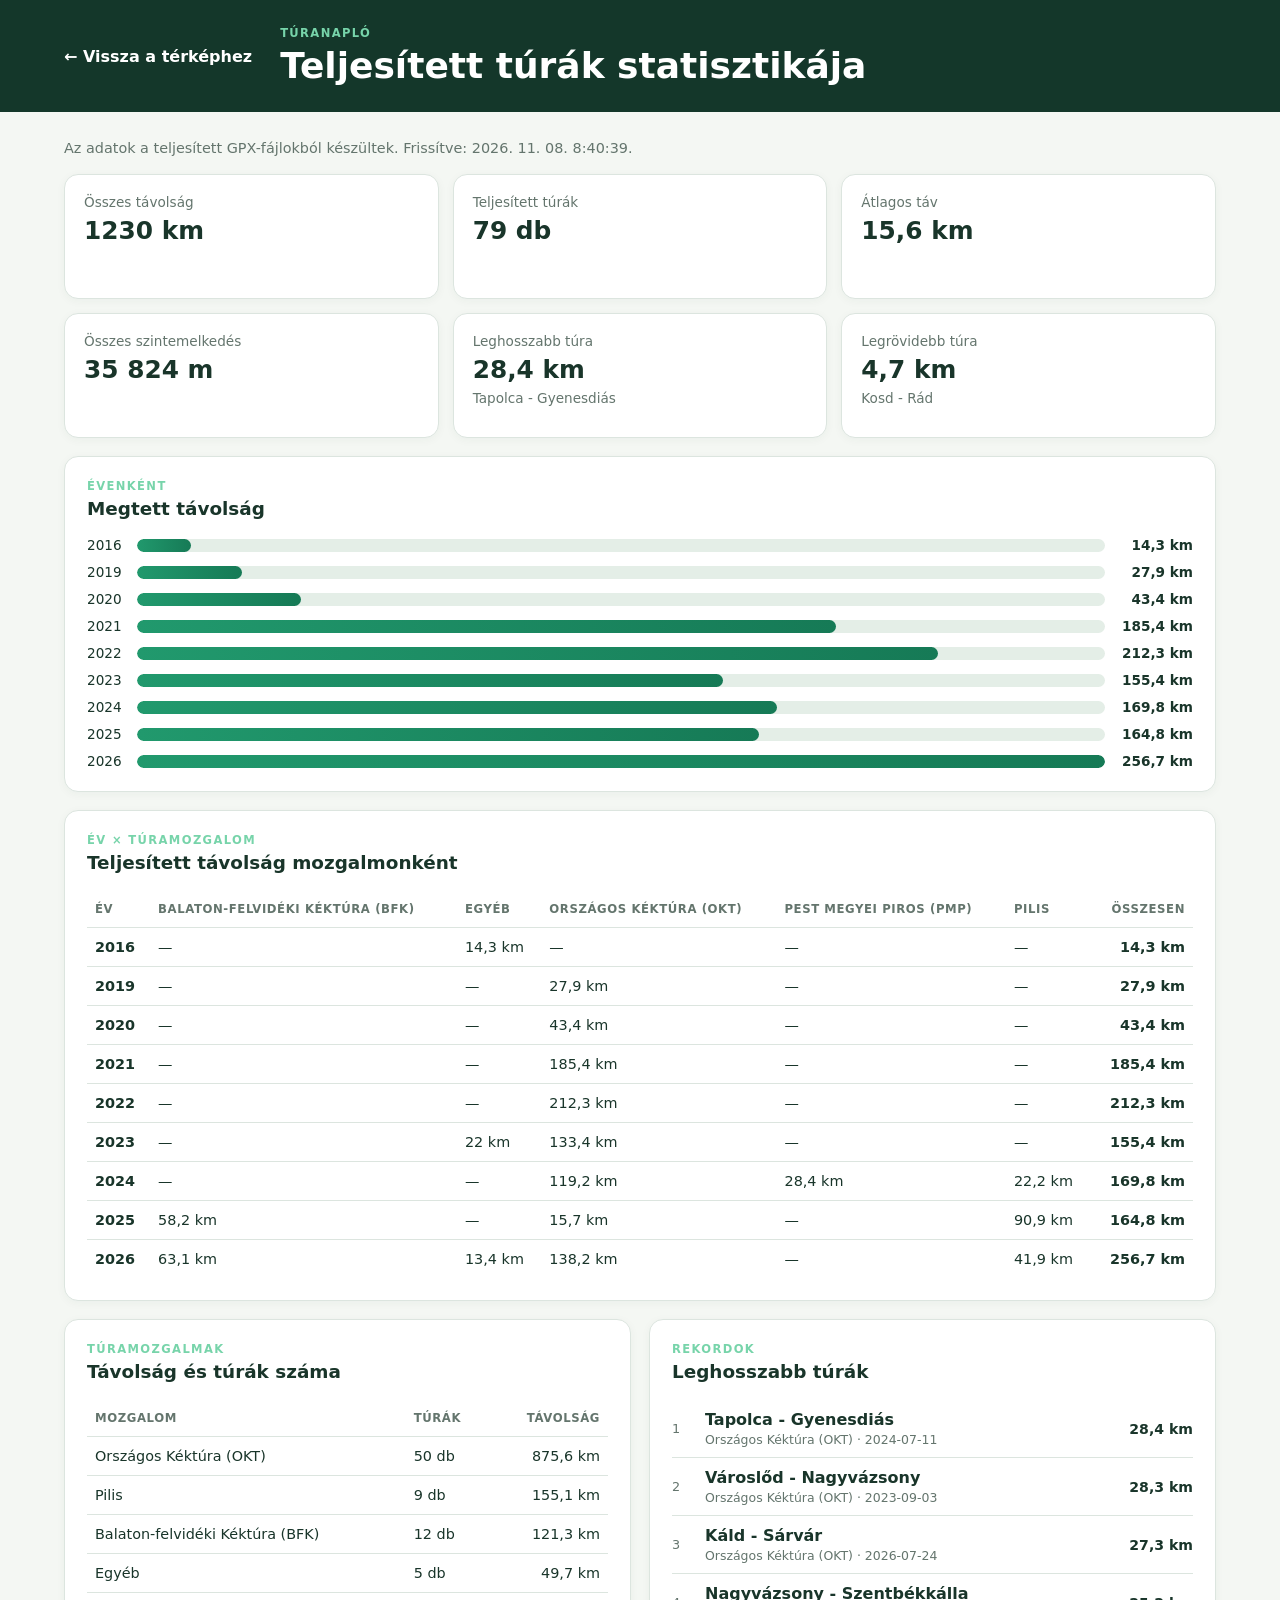
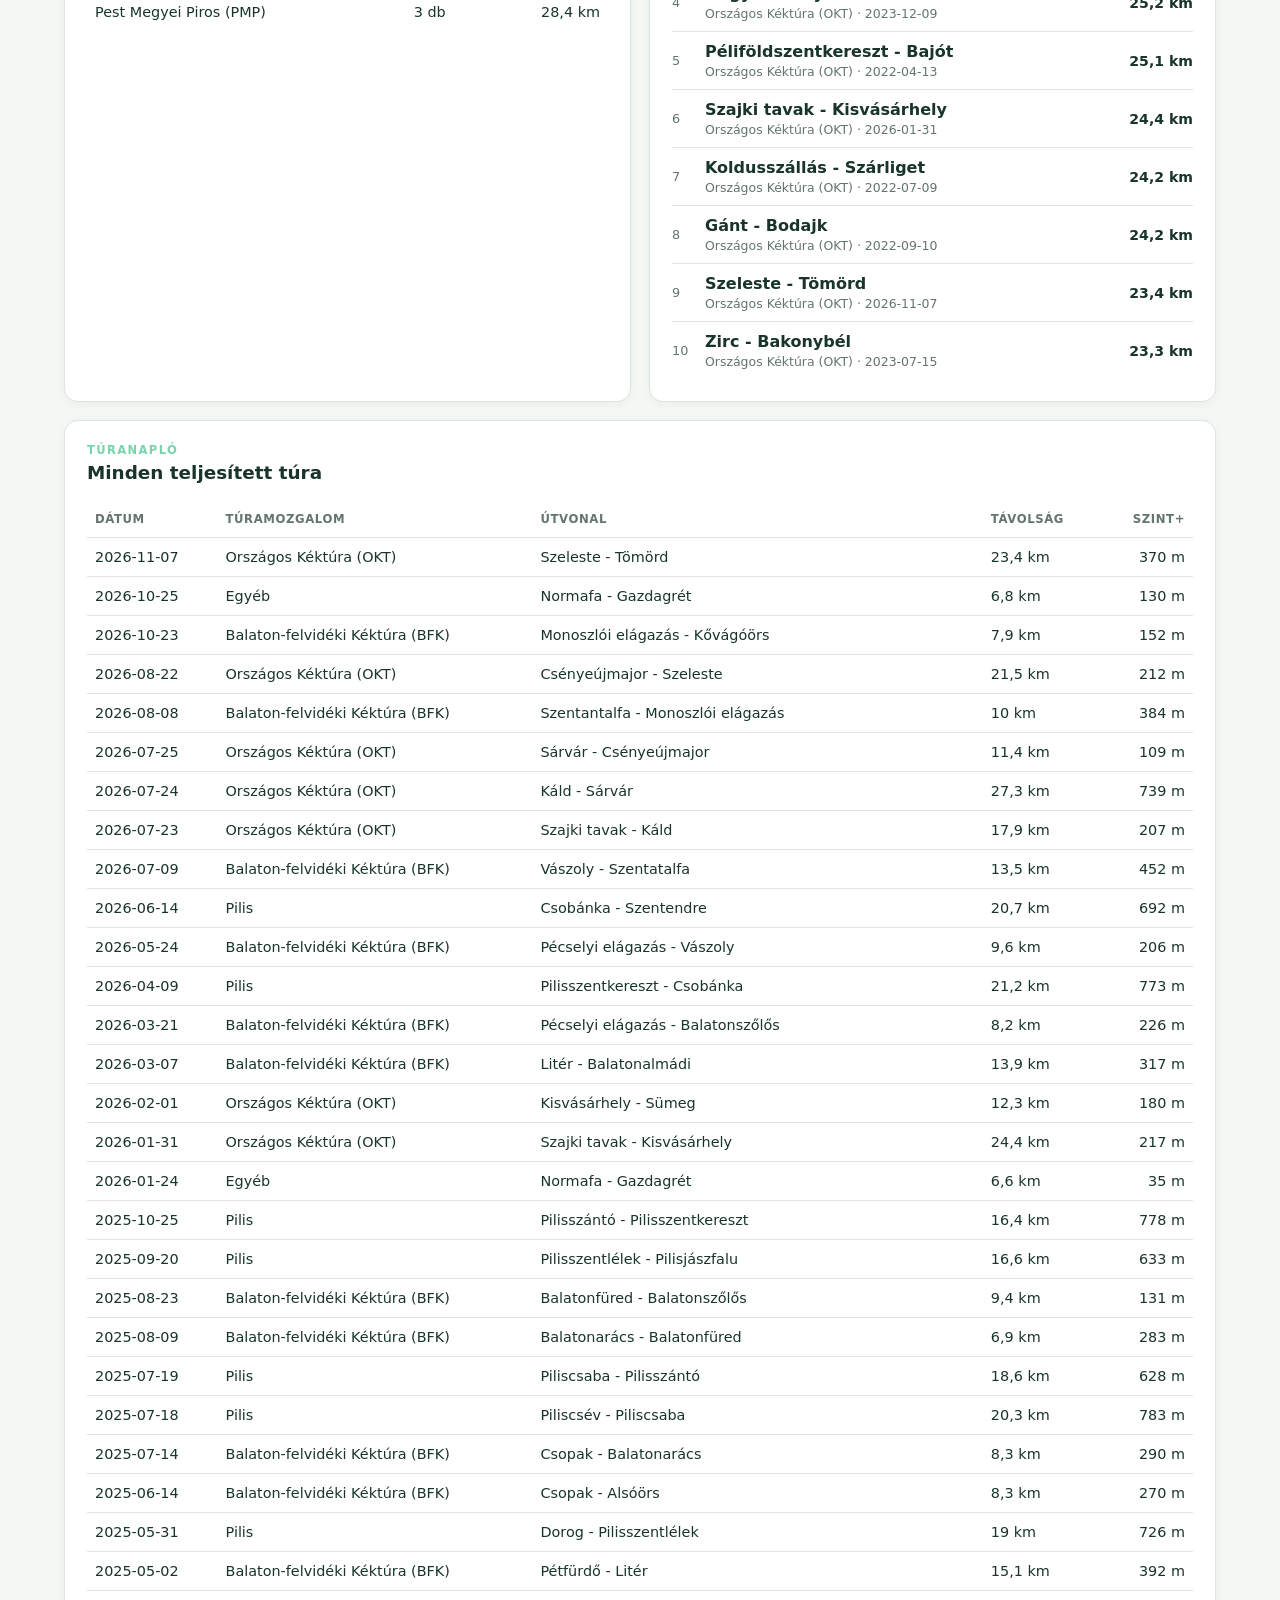
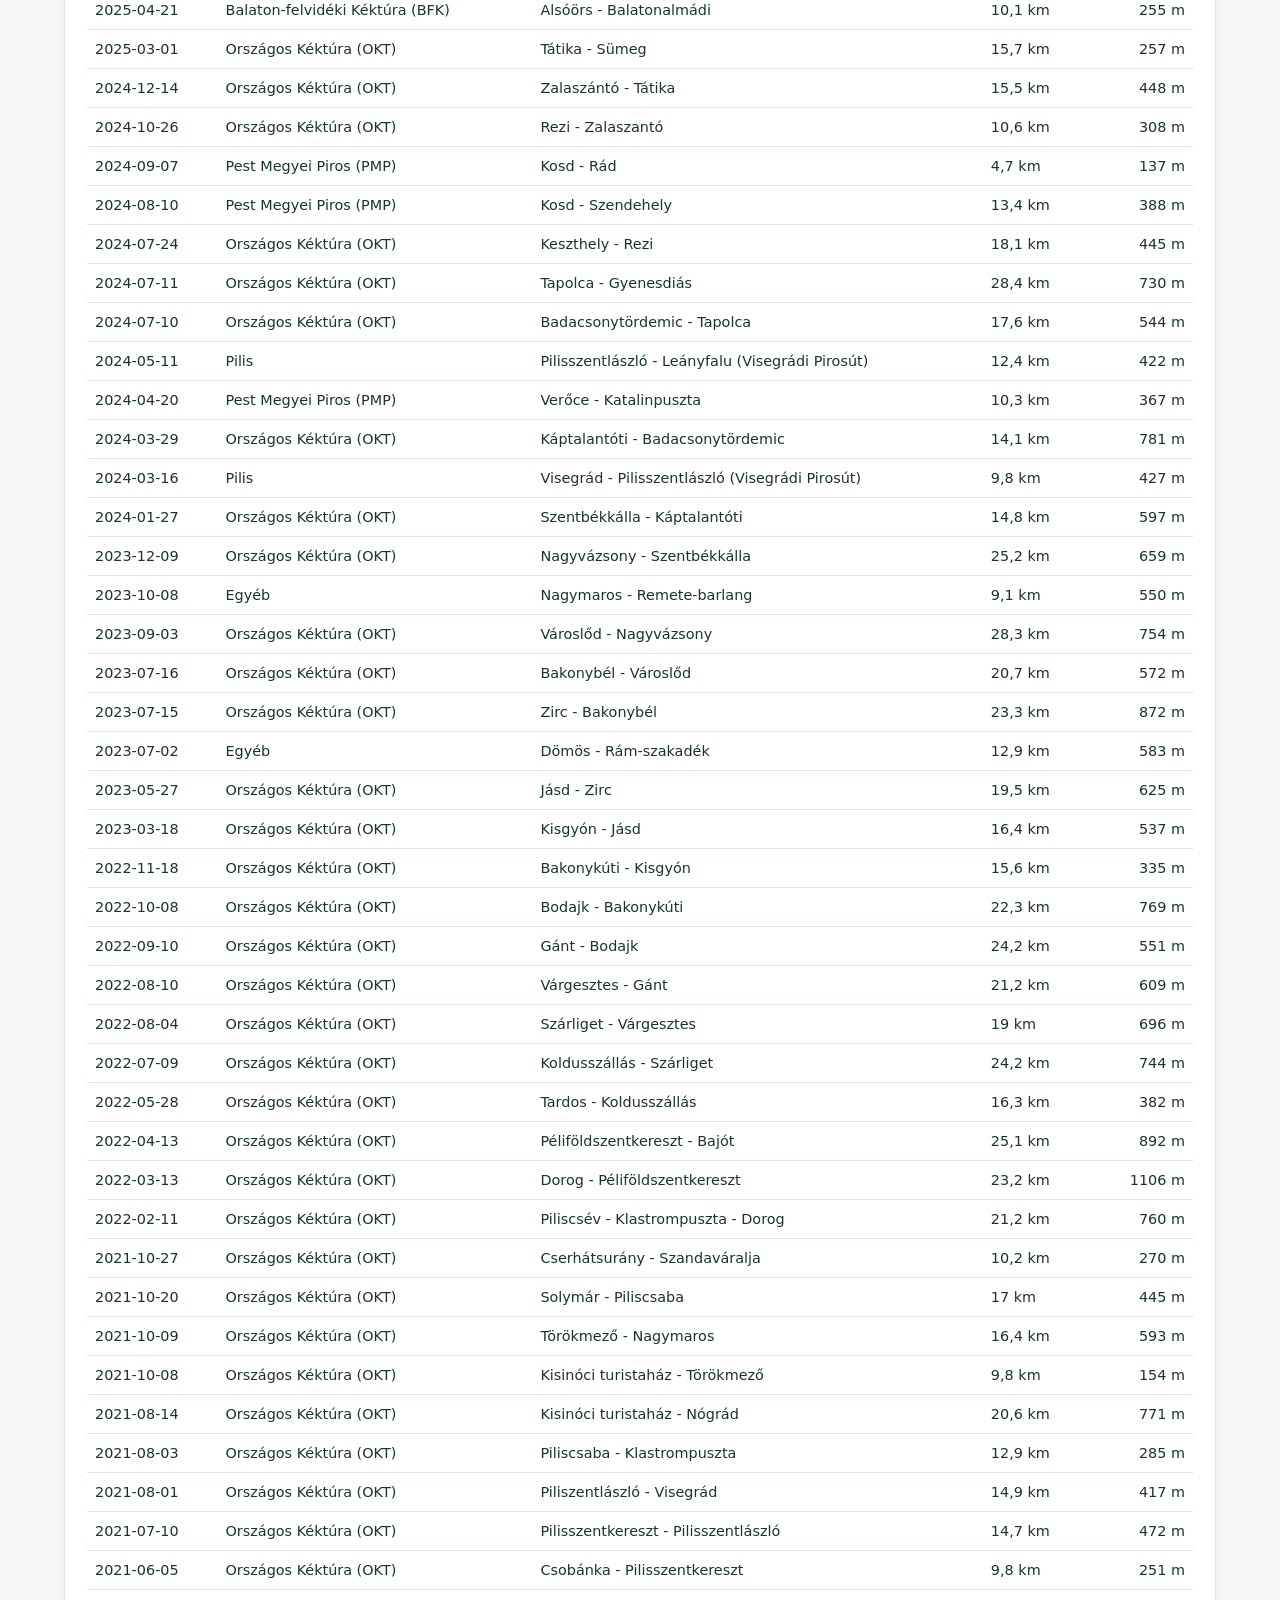
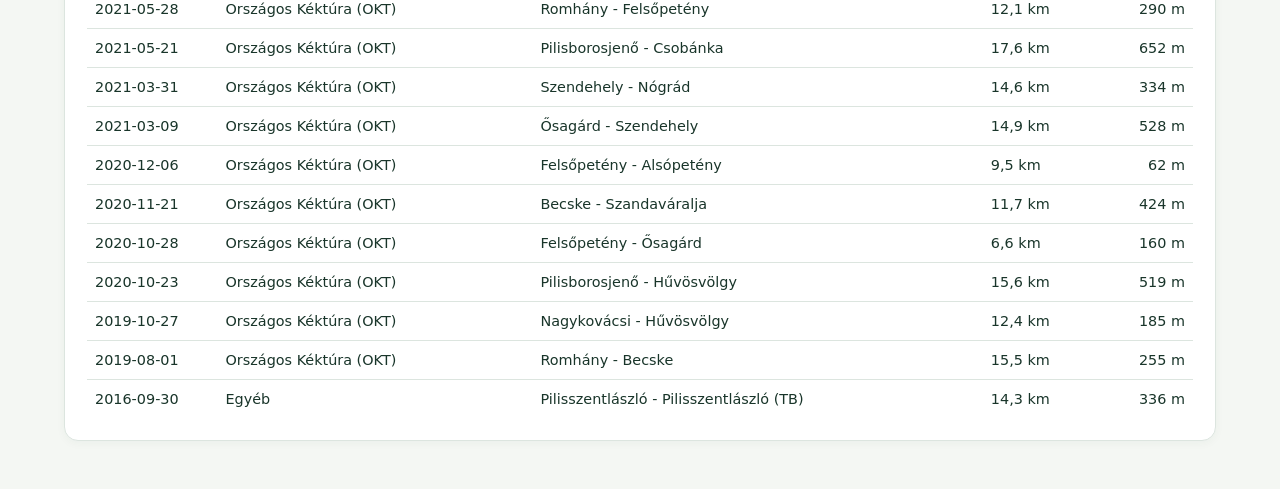
<file: statistics.html>
<!DOCTYPE html>
<html lang="hu">
<head>
    <meta charset="utf-8">
    <meta name="viewport" content="width=device-width, initial-scale=1">
    <title>Túrastatisztika</title>
    <link rel="stylesheet" href="css/statistics.css">
</head>
<body>
    <header class="page-header">
        <a class="back-link" href="index.html">← Vissza a térképhez</a>
        <div><p class="eyebrow">TÚRANAPLÓ</p><h1>Teljesített túrák statisztikája</h1></div>
    </header>
    <main>
        <p id="updated-at" class="updated-at"></p>
        <section id="summary-cards" class="summary-grid" aria-label="Összesítő statisztikák"></section>
        <section class="panel chart-panel">
            <div class="panel-heading"><p class="eyebrow">ÉVENKÉNT</p><h2>Megtett távolság</h2></div>
            <div id="year-chart" class="bar-chart" aria-label="Éves megtett távolság"></div>
        </section>
        <section class="panel">
            <div class="panel-heading"><p class="eyebrow">ÉV × TÚRAMOZGALOM</p><h2>Teljesített távolság mozgalmonként</h2></div>
            <div class="table-scroll"><table id="year-movement-table"></table></div>
        </section>
        <section class="two-columns">
            <section class="panel"><div class="panel-heading"><p class="eyebrow">TÚRAMOZGALMAK</p><h2>Távolság és túrák száma</h2></div><div id="movement-table"></div></section>
            <section class="panel"><div class="panel-heading"><p class="eyebrow">REKORDOK</p><h2>Leghosszabb túrák</h2></div><ol id="longest-tracks" class="track-list"></ol></section>
        </section>
        <section class="panel">
            <div class="panel-heading"><p class="eyebrow">TÚRANAPLÓ</p><h2>Minden teljesített túra</h2></div>
            <div class="table-scroll"><table><thead><tr><th>Dátum</th><th>Túramozgalom</th><th>Útvonal</th><th>Távolság</th><th>Szint+</th></tr></thead><tbody id="track-table-body"></tbody></table></div>
        </section>
    </main>
    <script src="js/statistics.js"></script>
</body>
</html>
</file>
<file: css/statistics.css>
:root { --ink:#19352a; --muted:#64756d; --line:#dce5df; --paper:#f4f7f3; --card:#fff; --accent:#167a56; } * { box-sizing:border-box; } body { margin:0; color:var(--ink); background:var(--paper); font-family:system-ui,-apple-system,"Segoe UI",sans-serif; } .page-header { display:flex; gap:28px; align-items:center; padding:26px max(5vw,24px); background:#14372a; color:#fff; } .back-link { color:#fff; text-decoration:none; font-weight:650; white-space:nowrap; } .back-link:hover { text-decoration:underline; } h1,h2,p { margin:0; } h1 { font-size:clamp(1.45rem,3vw,2.25rem); } h2 { font-size:1.15rem; } .eyebrow { color:#77d4aa; font-size:.72rem; font-weight:800; letter-spacing:.12em; margin-bottom:5px; } main { width:min(1180px,90vw); margin:28px auto 48px; } .updated-at { color:var(--muted); margin:0 0 18px; font-size:.9rem; } .summary-grid { display:grid; grid-template-columns:repeat(3,1fr); gap:14px; } .summary-card,.panel { background:var(--card); border:1px solid var(--line); border-radius:14px; box-shadow:0 2px 10px #153d2b0b; } .summary-card { padding:19px; min-height:125px; } .summary-card p,.summary-card span { color:var(--muted); font-size:.85rem; } .summary-card strong { display:block; font-size:1.55rem; margin:7px 0; line-height:1.1; } .summary-card span { display:block; } .panel { margin-top:18px; padding:22px; } .panel-heading { margin-bottom:18px; } .bar-chart { display:grid; gap:11px; } .bar-row { display:grid; grid-template-columns:40px minmax(80px,1fr) 78px; align-items:center; gap:10px; font-size:.85rem; } .bar-row strong { text-align:right; } .bar-track { height:13px; overflow:hidden; border-radius:20px; background:#e4eee7; } .bar { height:100%; min-width:3px; background:linear-gradient(90deg,#21996d,var(--accent)); border-radius:inherit; } .two-columns { display:grid; grid-template-columns:1fr 1fr; gap:18px; } .two-columns .panel { min-width:0; } table { width:100%; border-collapse:collapse; font-size:.9rem; } th { color:var(--muted); text-align:left; font-size:.73rem; text-transform:uppercase; letter-spacing:.05em; } th,td { padding:11px 8px; border-bottom:1px solid var(--line); } td:last-child,th:last-child { text-align:right; } tbody tr:last-child td { border-bottom:0; } .track-list { margin:0; padding:0; list-style:none; counter-reset:tracks; } .track-list li { counter-increment:tracks; display:grid; grid-template-columns:25px 1fr auto; gap:8px; align-items:center; padding:10px 0; border-bottom:1px solid var(--line); } .track-list li::before { content:counter(tracks); color:var(--muted); font-size:.8rem; } .track-list li:last-child { border-bottom:0; } .track-list strong,.track-list span { display:block; } .track-list span { margin-top:3px; color:var(--muted); font-size:.78rem; } .track-list b { font-size:.88rem; white-space:nowrap; } .table-scroll { overflow-x:auto; } .error { padding:20px; color:#9d1b1b; background:#fff0f0; border-radius:8px; } @media (max-width:720px) { .page-header { align-items:flex-start; flex-direction:column; gap:14px; } .summary-grid,.two-columns { grid-template-columns:1fr; } .summary-grid { gap:10px; } .summary-card { min-height:auto; } .panel { padding:16px; } .bar-row { grid-template-columns:35px 1fr 65px; gap:6px; } }
</file>
